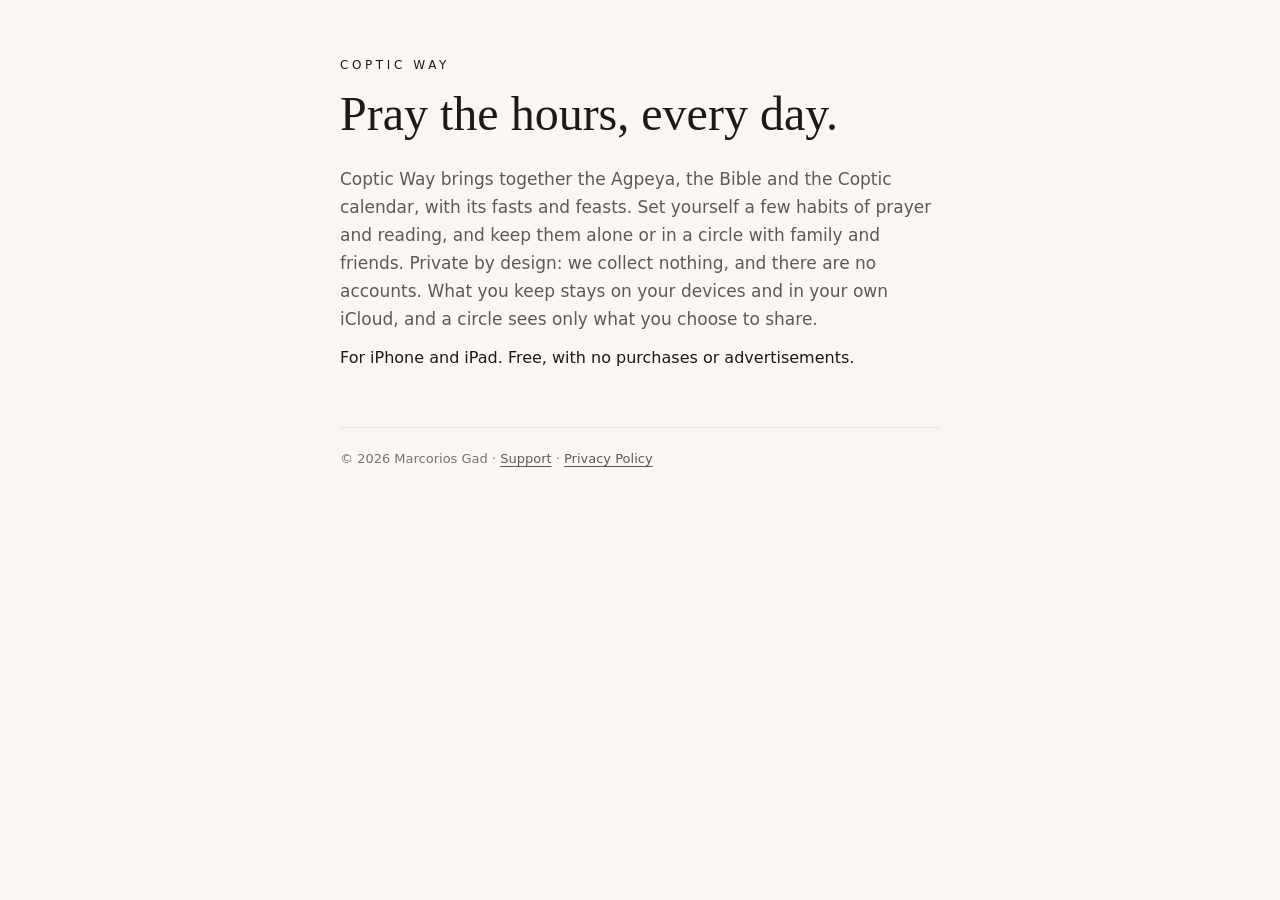
<file: index.html>
<!doctype html>
<html lang="en">
<head>
<meta charset="utf-8">
<meta name="viewport" content="width=device-width, initial-scale=1">
<title>Coptic Way</title>
<meta name="description" content="The Agpeya, the Bible and the Coptic calendar, with habits you keep alone or with a few others.">
<link rel="stylesheet" href="style.css">
</head>
<body>
<main>
  <p class="eyebrow">Coptic Way</p>
  <h1>Pray the hours, every day.</h1>
  <p class="lead">Coptic Way brings together the Agpeya, the Bible and the Coptic calendar, with its fasts and feasts. Set yourself a few habits of prayer and reading, and keep them alone or in a circle with family and friends. Private by design: we collect nothing, and there are no accounts. What you keep stays on your devices and in your own iCloud, and a circle sees only what you choose to share.</p>
  <p>For iPhone and iPad. Free, with no purchases or advertisements.</p>
  <footer>© 2026 Marcorios Gad · <a href="support.html">Support</a> · <a href="privacy.html">Privacy Policy</a></footer>
</main>
</body>
</html>
</file>
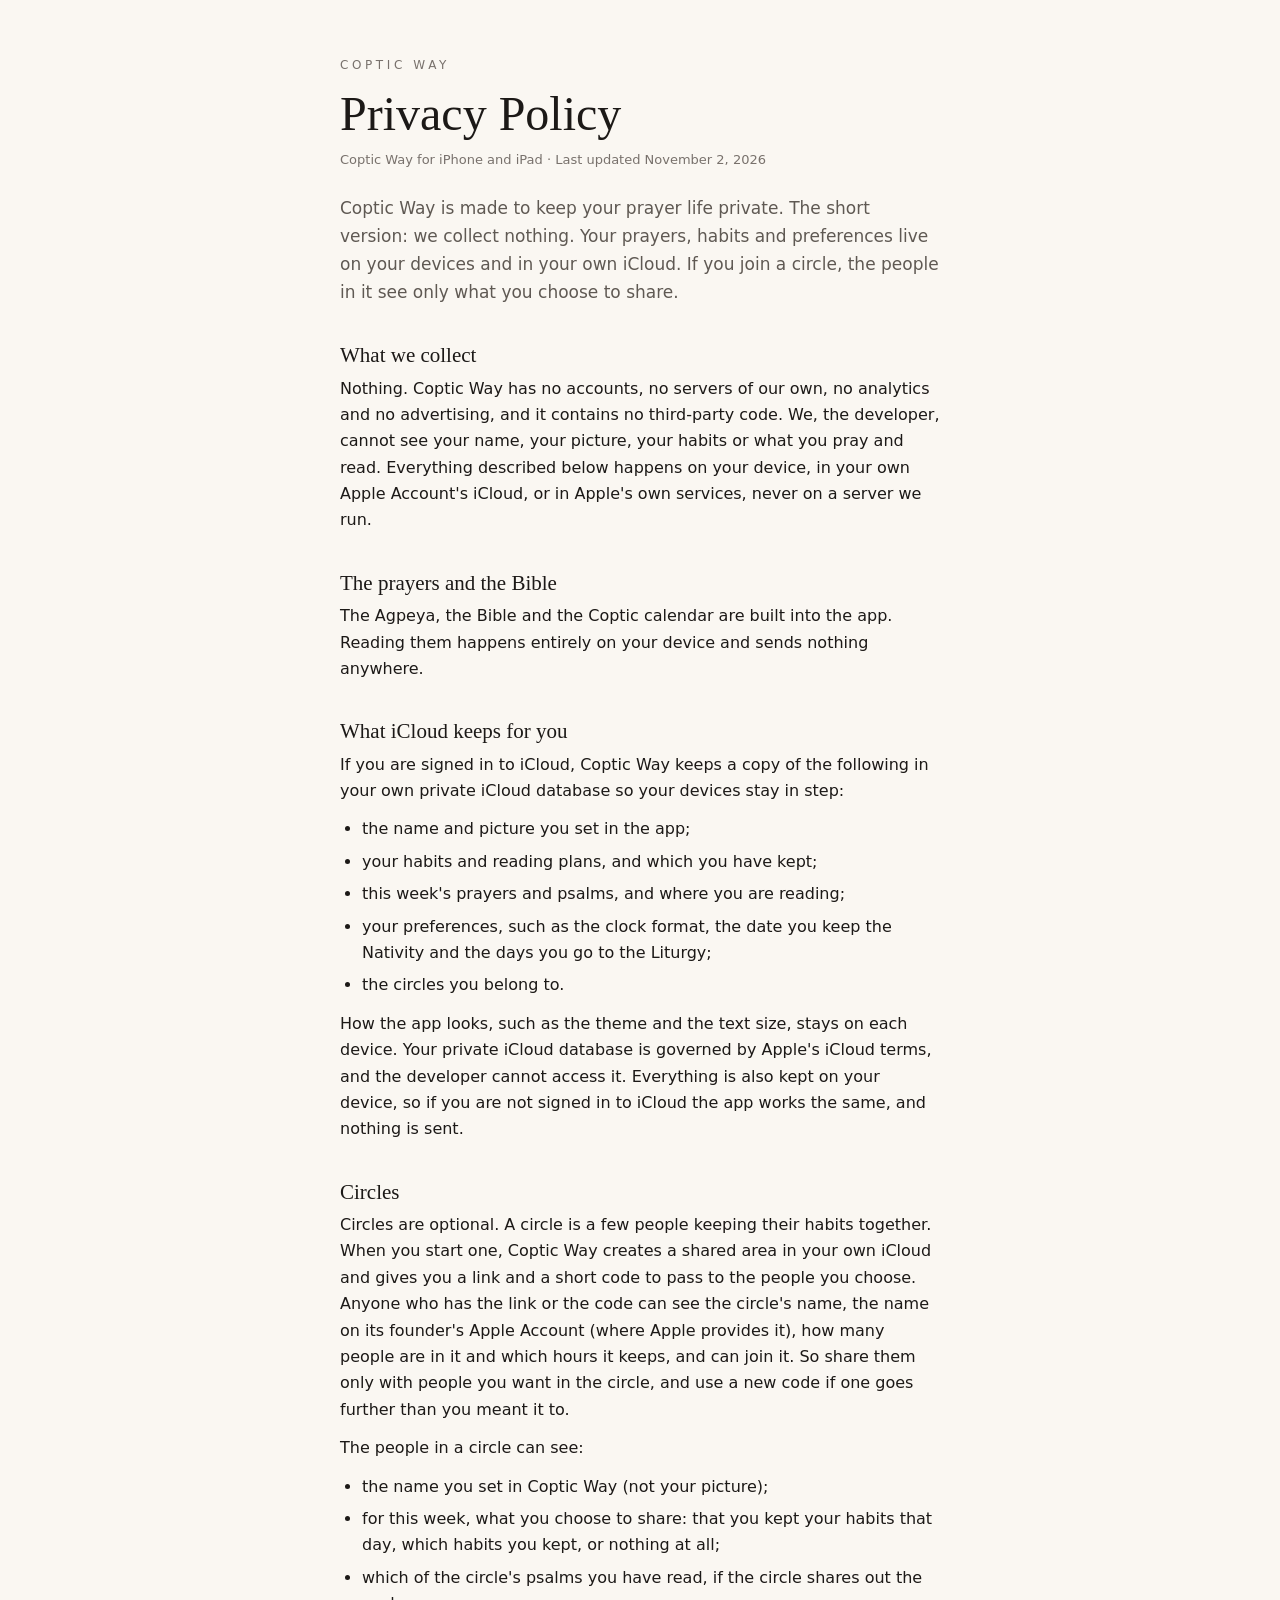
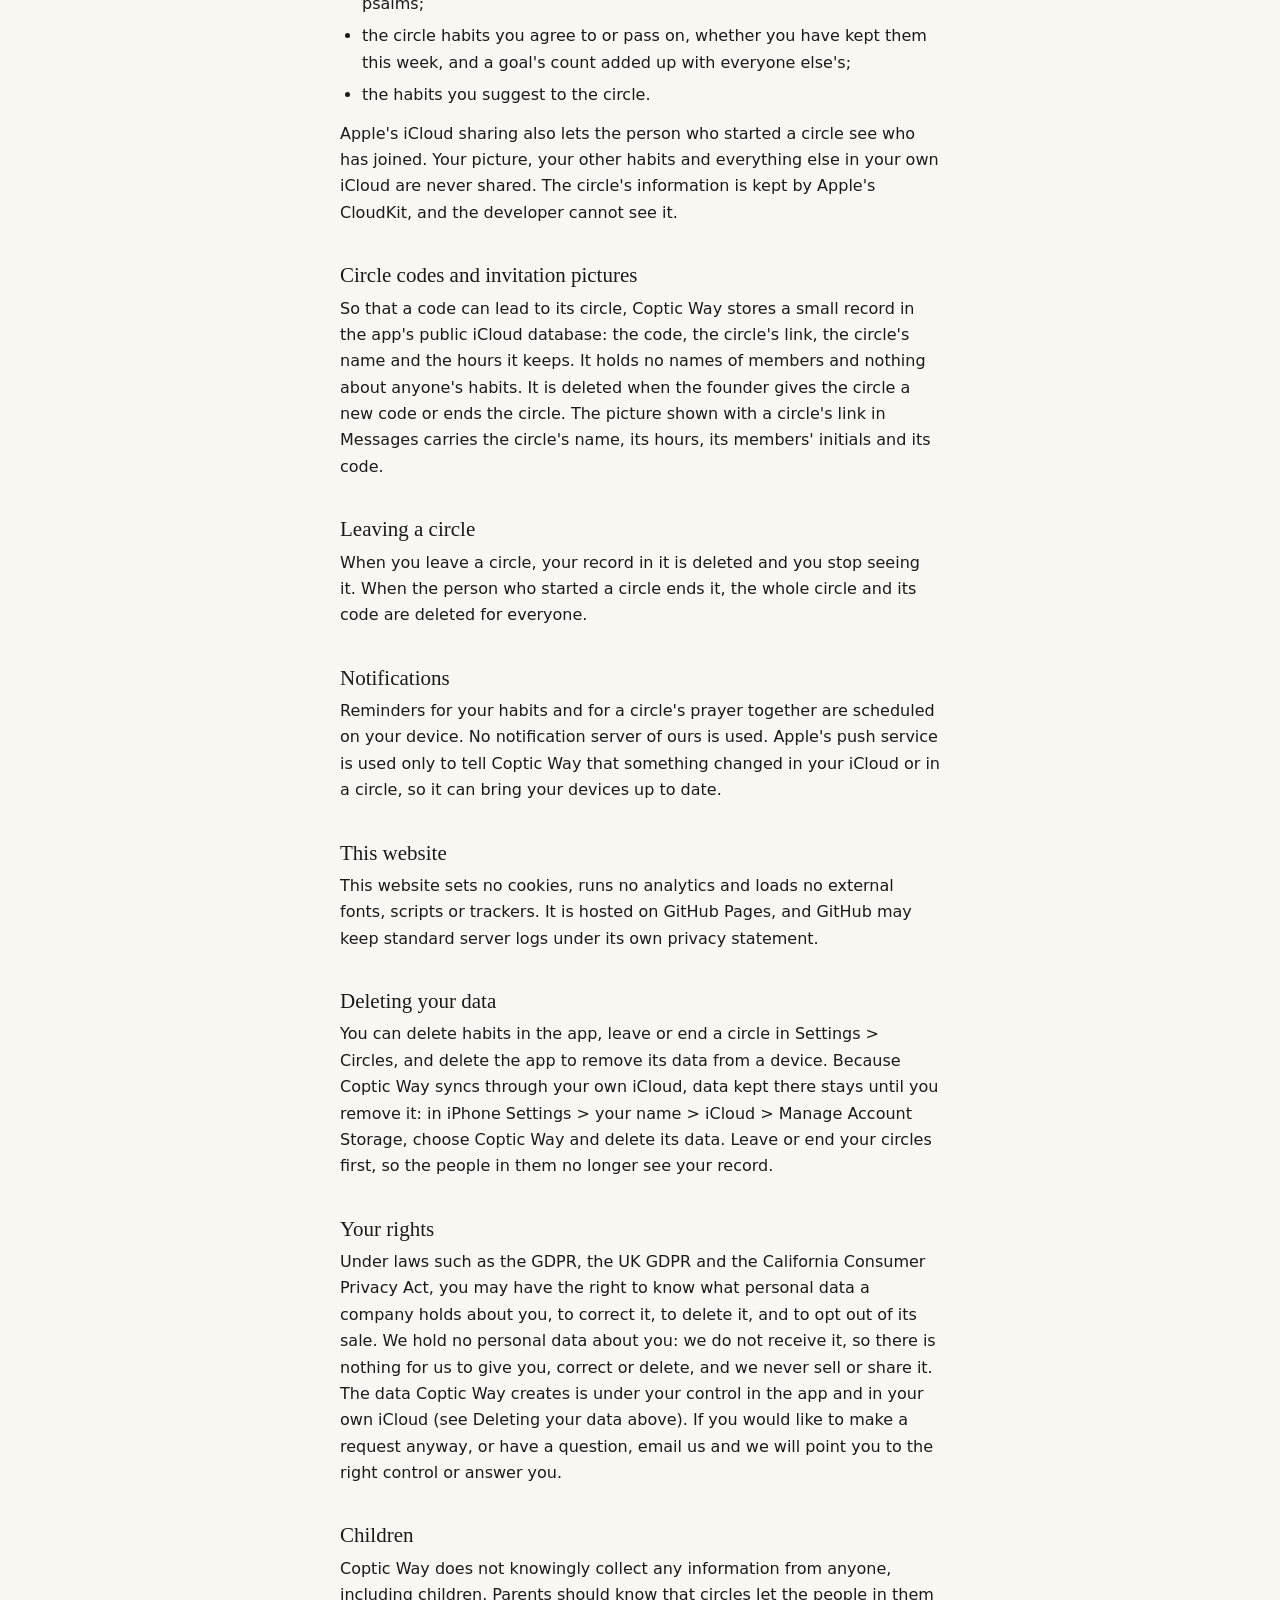
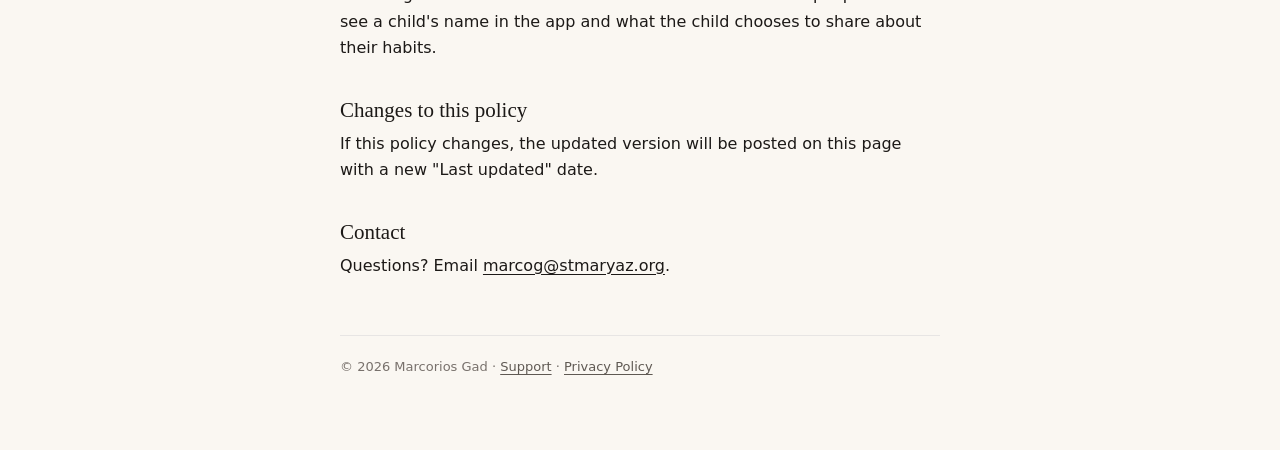
<file: privacy.html>
<!doctype html>
<html lang="en">
<head>
<meta charset="utf-8">
<meta name="viewport" content="width=device-width, initial-scale=1">
<title>Coptic Way Privacy Policy</title>
<meta name="description" content="Coptic Way collects nothing. Your prayers and habits stay on your devices and in your own iCloud, and a circle shares only what you choose with the people in it.">
<link rel="stylesheet" href="style.css">
</head>
<body>
<main>
  <p class="eyebrow"><a href="./">Coptic Way</a></p>
  <h1>Privacy Policy</h1>
  <p class="meta">Coptic Way for iPhone and iPad · Last updated November 2, 2026</p>

  <p class="lead">Coptic Way is made to keep your prayer life private. The short version: we collect nothing. Your prayers, habits and preferences live on your devices and in your own iCloud. If you join a circle, the people in it see only what you choose to share.</p>

  <h2>What we collect</h2>
  <p>Nothing. Coptic Way has no accounts, no servers of our own, no analytics and no advertising, and it contains no third-party code. We, the developer, cannot see your name, your picture, your habits or what you pray and read. Everything described below happens on your device, in your own Apple Account's iCloud, or in Apple's own services, never on a server we run.</p>

  <h2>The prayers and the Bible</h2>
  <p>The Agpeya, the Bible and the Coptic calendar are built into the app. Reading them happens entirely on your device and sends nothing anywhere.</p>

  <h2>What iCloud keeps for you</h2>
  <p>If you are signed in to iCloud, Coptic Way keeps a copy of the following in your own private iCloud database so your devices stay in step:</p>
  <ul>
    <li>the name and picture you set in the app;</li>
    <li>your habits and reading plans, and which you have kept;</li>
    <li>this week's prayers and psalms, and where you are reading;</li>
    <li>your preferences, such as the clock format, the date you keep the Nativity and the days you go to the Liturgy;</li>
    <li>the circles you belong to.</li>
  </ul>
  <p>How the app looks, such as the theme and the text size, stays on each device. Your private iCloud database is governed by Apple's iCloud terms, and the developer cannot access it. Everything is also kept on your device, so if you are not signed in to iCloud the app works the same, and nothing is sent.</p>

  <h2>Circles</h2>
  <p>Circles are optional. A circle is a few people keeping their habits together. When you start one, Coptic Way creates a shared area in your own iCloud and gives you a link and a short code to pass to the people you choose. Anyone who has the link or the code can see the circle's name, the name on its founder's Apple Account (where Apple provides it), how many people are in it and which hours it keeps, and can join it. So share them only with people you want in the circle, and use a new code if one goes further than you meant it to.</p>
  <p>The people in a circle can see:</p>
  <ul>
    <li>the name you set in Coptic Way (not your picture);</li>
    <li>for this week, what you choose to share: that you kept your habits that day, which habits you kept, or nothing at all;</li>
    <li>which of the circle's psalms you have read, if the circle shares out the psalms;</li>
    <li>the circle habits you agree to or pass on, whether you have kept them this week, and a goal's count added up with everyone else's;</li>
    <li>the habits you suggest to the circle.</li>
  </ul>
  <p>Apple's iCloud sharing also lets the person who started a circle see who has joined. Your picture, your other habits and everything else in your own iCloud are never shared. The circle's information is kept by Apple's CloudKit, and the developer cannot see it.</p>

  <h2>Circle codes and invitation pictures</h2>
  <p>So that a code can lead to its circle, Coptic Way stores a small record in the app's public iCloud database: the code, the circle's link, the circle's name and the hours it keeps. It holds no names of members and nothing about anyone's habits. It is deleted when the founder gives the circle a new code or ends the circle. The picture shown with a circle's link in Messages carries the circle's name, its hours, its members' initials and its code.</p>

  <h2>Leaving a circle</h2>
  <p>When you leave a circle, your record in it is deleted and you stop seeing it. When the person who started a circle ends it, the whole circle and its code are deleted for everyone.</p>

  <h2>Notifications</h2>
  <p>Reminders for your habits and for a circle's prayer together are scheduled on your device. No notification server of ours is used. Apple's push service is used only to tell Coptic Way that something changed in your iCloud or in a circle, so it can bring your devices up to date.</p>

  <h2>This website</h2>
  <p>This website sets no cookies, runs no analytics and loads no external fonts, scripts or trackers. It is hosted on GitHub Pages, and GitHub may keep standard server logs under its own privacy statement.</p>

  <h2>Deleting your data</h2>
  <p>You can delete habits in the app, leave or end a circle in Settings &gt; Circles, and delete the app to remove its data from a device. Because Coptic Way syncs through your own iCloud, data kept there stays until you remove it: in iPhone Settings &gt; your name &gt; iCloud &gt; Manage Account Storage, choose Coptic Way and delete its data. Leave or end your circles first, so the people in them no longer see your record.</p>

  <h2>Your rights</h2>
  <p>Under laws such as the GDPR, the UK GDPR and the California Consumer Privacy Act, you may have the right to know what personal data a company holds about you, to correct it, to delete it, and to opt out of its sale. We hold no personal data about you: we do not receive it, so there is nothing for us to give you, correct or delete, and we never sell or share it. The data Coptic Way creates is under your control in the app and in your own iCloud (see Deleting your data above). If you would like to make a request anyway, or have a question, email us and we will point you to the right control or answer you.</p>

  <h2>Children</h2>
  <p>Coptic Way does not knowingly collect any information from anyone, including children. Parents should know that circles let the people in them see a child's name in the app and what the child chooses to share about their habits.</p>

  <h2>Changes to this policy</h2>
  <p>If this policy changes, the updated version will be posted on this page with a new "Last updated" date.</p>

  <h2>Contact</h2>
  <p>Questions? Email <a href="mailto:marcog@stmaryaz.org">marcog@stmaryaz.org</a>.</p>

  <footer>© 2026 Marcorios Gad · <a href="support.html">Support</a> · <a href="privacy.html">Privacy Policy</a></footer>
</main>
</body>
</html>
</file>
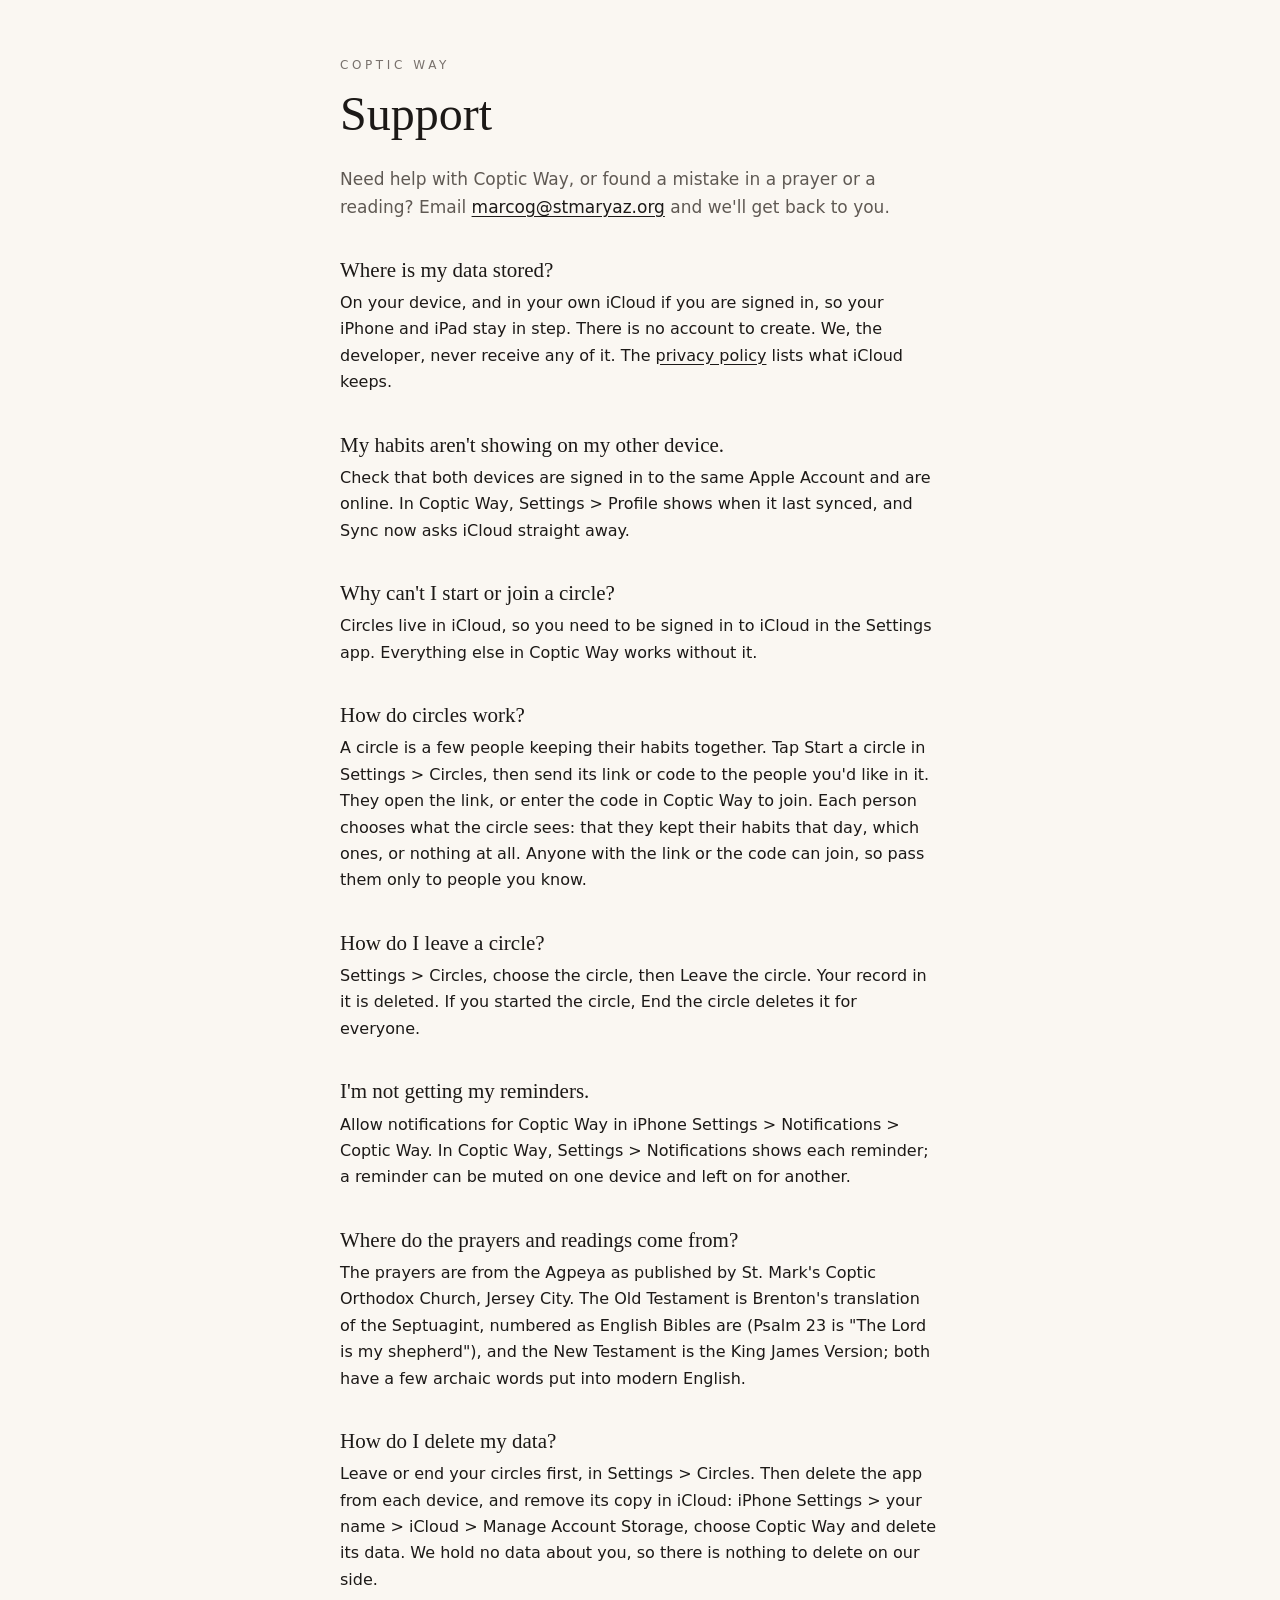
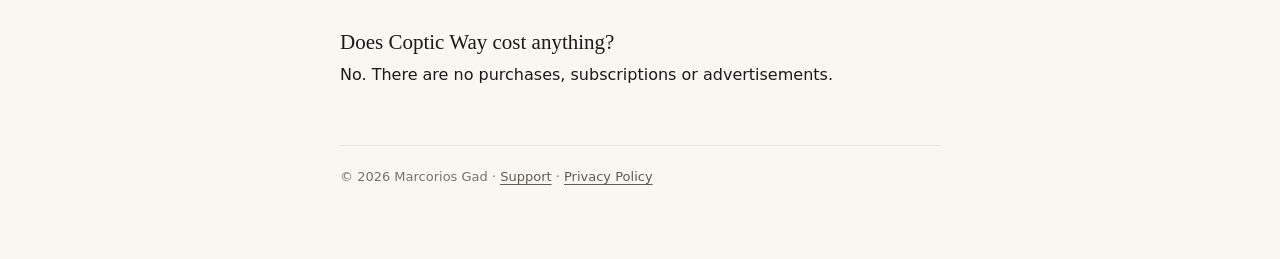
<file: support.html>
<!doctype html>
<html lang="en">
<head>
<meta charset="utf-8">
<meta name="viewport" content="width=device-width, initial-scale=1">
<title>Coptic Way Support</title>
<meta name="description" content="Help and answers for Coptic Way.">
<link rel="stylesheet" href="style.css">
</head>
<body>
<main>
  <p class="eyebrow"><a href="./">Coptic Way</a></p>
  <h1>Support</h1>
  <p class="lead">Need help with Coptic Way, or found a mistake in a prayer or a reading? Email <a href="mailto:marcog@stmaryaz.org">marcog@stmaryaz.org</a> and we'll get back to you.</p>

  <h2>Where is my data stored?</h2>
  <p>On your device, and in your own iCloud if you are signed in, so your iPhone and iPad stay in step. There is no account to create. We, the developer, never receive any of it. The <a href="privacy.html">privacy policy</a> lists what iCloud keeps.</p>

  <h2>My habits aren't showing on my other device.</h2>
  <p>Check that both devices are signed in to the same Apple Account and are online. In Coptic Way, Settings &gt; Profile shows when it last synced, and Sync now asks iCloud straight away.</p>

  <h2>Why can't I start or join a circle?</h2>
  <p>Circles live in iCloud, so you need to be signed in to iCloud in the Settings app. Everything else in Coptic Way works without it.</p>

  <h2>How do circles work?</h2>
  <p>A circle is a few people keeping their habits together. Tap Start a circle in Settings &gt; Circles, then send its link or code to the people you'd like in it. They open the link, or enter the code in Coptic Way to join. Each person chooses what the circle sees: that they kept their habits that day, which ones, or nothing at all. Anyone with the link or the code can join, so pass them only to people you know.</p>

  <h2>How do I leave a circle?</h2>
  <p>Settings &gt; Circles, choose the circle, then Leave the circle. Your record in it is deleted. If you started the circle, End the circle deletes it for everyone.</p>

  <h2>I'm not getting my reminders.</h2>
  <p>Allow notifications for Coptic Way in iPhone Settings &gt; Notifications &gt; Coptic Way. In Coptic Way, Settings &gt; Notifications shows each reminder; a reminder can be muted on one device and left on for another.</p>

  <h2>Where do the prayers and readings come from?</h2>
  <p>The prayers are from the Agpeya as published by St. Mark's Coptic Orthodox Church, Jersey City. The Old Testament is Brenton's translation of the Septuagint, numbered as English Bibles are (Psalm 23 is "The Lord is my shepherd"), and the New Testament is the King James Version; both have a few archaic words put into modern English.</p>

  <h2>How do I delete my data?</h2>
  <p>Leave or end your circles first, in Settings &gt; Circles. Then delete the app from each device, and remove its copy in iCloud: iPhone Settings &gt; your name &gt; iCloud &gt; Manage Account Storage, choose Coptic Way and delete its data. We hold no data about you, so there is nothing to delete on our side.</p>

  <h2>Does Coptic Way cost anything?</h2>
  <p>No. There are no purchases, subscriptions or advertisements.</p>

  <footer>© 2026 Marcorios Gad · <a href="support.html">Support</a> · <a href="privacy.html">Privacy Policy</a></footer>
</main>
</body>
</html>
</file>
<file: style.css>
:root {
  --paper: #FAF7F2;
  --ink: #1C1917;
  --muted: #5F5953;
  --soft: #78716C;
  --line: #E7E5E4;
  color-scheme: light dark;
}

@media (prefers-color-scheme: dark) {
  :root {
    --paper: #141210;
    --ink: #F3EFE8;
    --muted: #A39D97;
    --soft: #8A847F;
    --line: #35312E;
  }
}

* { box-sizing: border-box; }

body {
  margin: 0;
  background: var(--paper);
  color: var(--ink);
  font: 400 16px/1.65 -apple-system, BlinkMacSystemFont, "Segoe UI", system-ui, sans-serif;
  -webkit-font-smoothing: antialiased;
}

main {
  max-width: 640px;
  margin: 0 auto;
  padding: 56px 20px 72px;
}

.eyebrow {
  margin: 0 0 12px;
  font-size: 12px;
  letter-spacing: 0.3em;
  text-transform: uppercase;
}

.eyebrow a { color: var(--soft); text-decoration: none; }

h1 {
  margin: 0;
  font: 400 clamp(36px, 8vw, 48px)/1.1 "New York", "Iowan Old Style", Georgia, serif;
}

h2 {
  margin: 36px 0 6px;
  font: 400 21px/1.3 "New York", "Iowan Old Style", Georgia, serif;
}

p { margin: 0 0 12px; }

.meta { margin-top: 8px; color: var(--soft); font-size: 13px; }

.lead { margin-top: 24px; color: var(--muted); font-size: 17px; }

a { color: var(--ink); text-underline-offset: 3px; }

footer {
  margin-top: 56px;
  padding-top: 20px;
  border-top: 1px solid var(--line);
  color: var(--soft);
  font-size: 13px;
}

footer a { color: var(--muted); }

ul { margin: 0 0 12px; padding-left: 22px; }
li { margin-bottom: 6px; }
</file>
